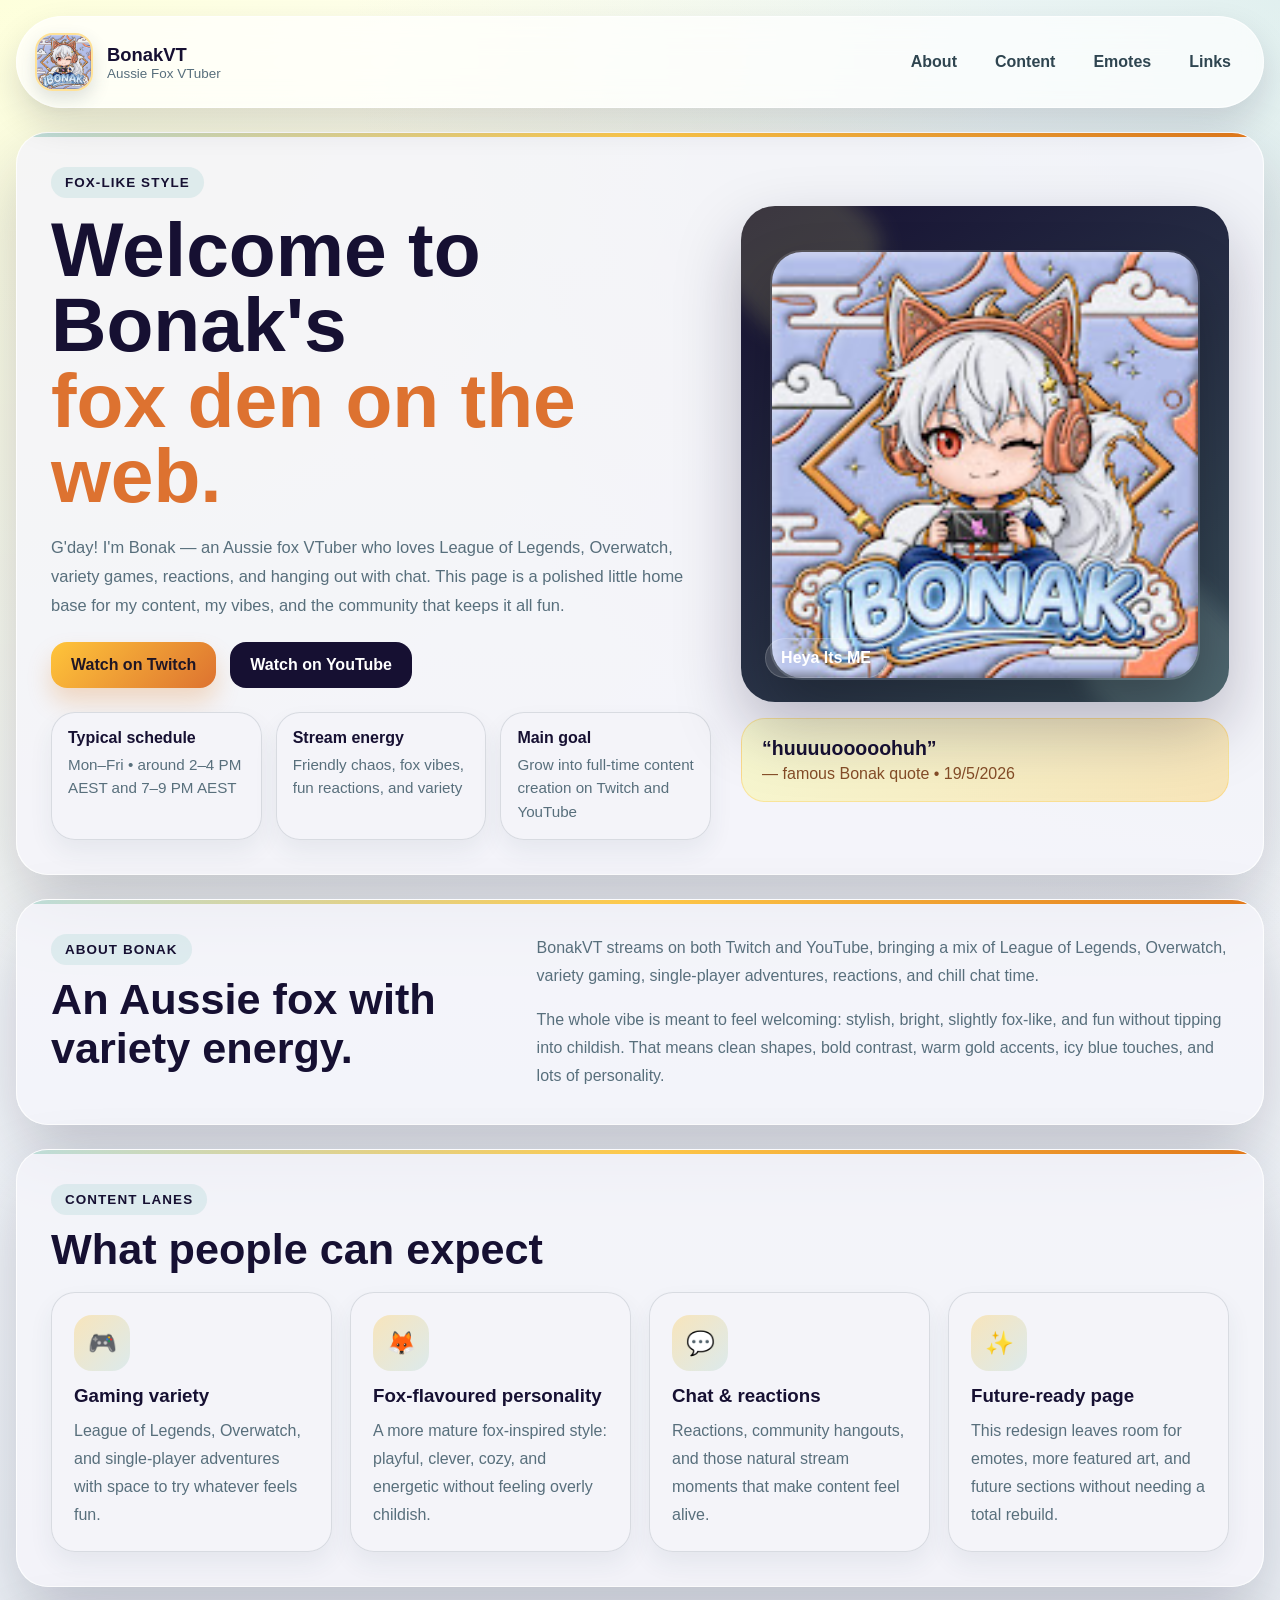
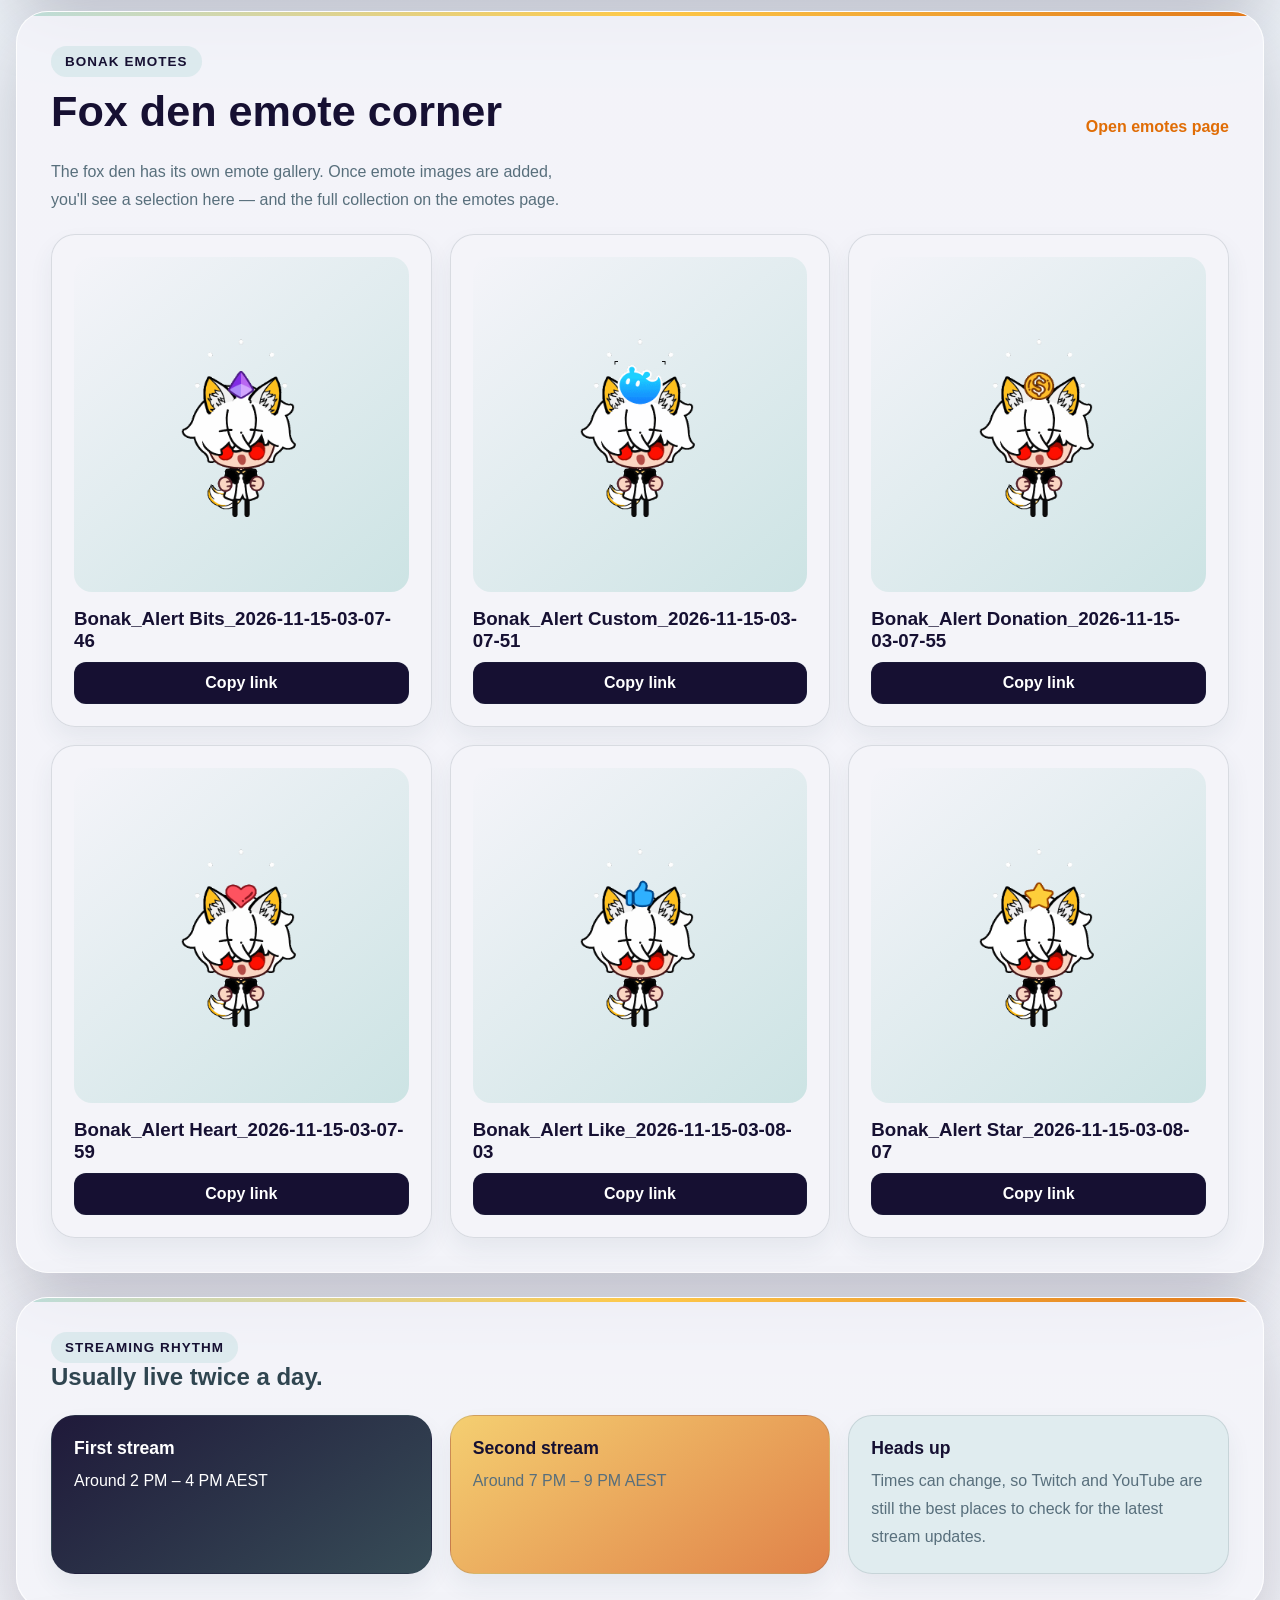
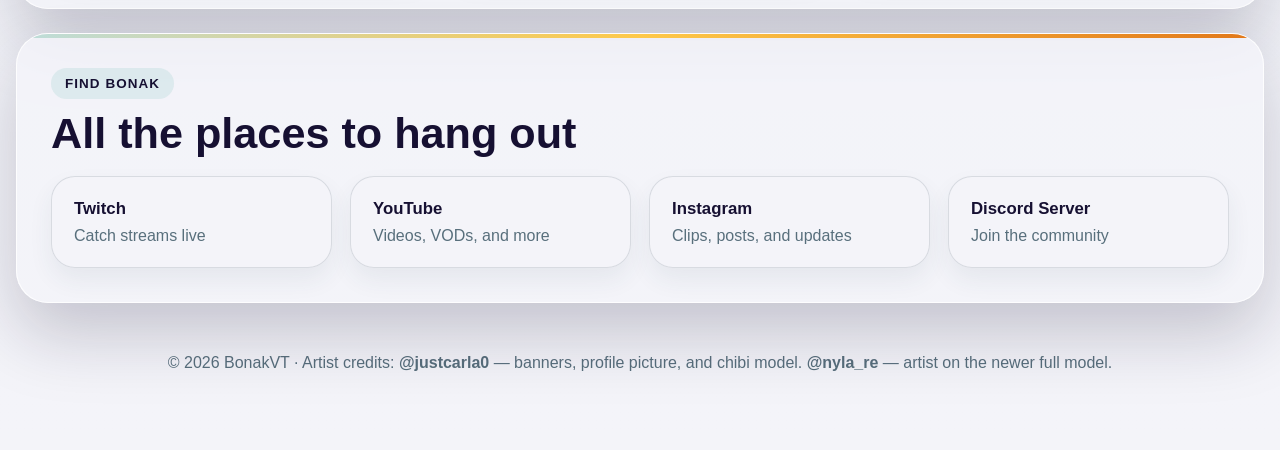
<file: index.html>
<!DOCTYPE html>
<html lang="en">
<head>
  <meta charset="UTF-8">
  <meta name="viewport" content="width=device-width, initial-scale=1.0">
  <title>BonakVT | Aussie Fox VTuber</title>
  <meta name="description" content="BonakVT is an Aussie fox VTuber bringing variety games, livestream chaos, chill chats, and unforgettable vibes across Twitch and YouTube.">
  <meta property="og:title" content="BonakVT 🦊 | Aussie Fox VTuber">
  <meta property="og:description" content="Variety streams, fun chaos, fox vibes, and a clean new home for BonakVT.">
  <meta property="og:image" content="https://bonakvt.creatorpromote.com/pic/pfp.jpg">
  <meta property="og:url" content="https://bonakvt.creatorpromote.com">
  <meta property="og:type" content="website">
  <meta name="twitter:card" content="summary_large_image">
  <meta name="twitter:title" content="BonakVT 🦊 | Aussie Fox VTuber">
  <meta name="twitter:description" content="Step into BonakVT's fox den for variety streams, fun chaos, and community vibes.">
  <meta name="twitter:image" content="https://bonakvt.creatorpromote.com/pic/pfp.jpg">
  <link rel="icon" href="pic/pfp.jpg" type="image/jpeg">
  <link rel="shortcut icon" href="pic/pfp.jpg">
  <link rel="apple-touch-icon" href="pic/pfp.jpg">
  <link rel="stylesheet" href="css/index.css">
</head>
<body>
  <div class="site-shell">
    <header class="topbar">
      <a class="brand" href="#top" aria-label="BonakVT home">
        <img src="pic/pfp.jpg" alt="BonakVT profile picture" class="brand-avatar">
        <div>
          <span class="brand-name">BonakVT</span>
          <span class="brand-sub">Aussie Fox VTuber</span>
        </div>
      </a>

      <button class="nav-toggle" aria-expanded="false" aria-label="Open menu">
        <span></span><span></span><span></span>
      </button>

      <nav class="nav-menu">
        <a href="#about">About</a>
        <a href="#content">Content</a>
        <a href="https://bonakvt.creatorpromote.com/emotes" target="_blank">Emotes</a>
        <a href="#links">Links</a>
      </nav>
    </header>

    <main id="top">
      <section class="hero panel hero-panel">
        <div class="hero-copy">
          <span class="eyebrow">Fox-like style</span>
          <h1>Welcome to Bonak's<br><span>fox den on the web.</span></h1>
          <p class="hero-text">
            G'day! I'm Bonak — an Aussie fox VTuber who loves League of Legends, Overwatch, variety games,
            reactions, and hanging out with chat. This page is a polished little home base for my content,
            my vibes, and the community that keeps it all fun.
          </p>

          <div class="hero-actions">
            <a href="https://www.twitch.tv/bonakvt" target="_blank" rel="noopener noreferrer" class="btn btn-primary">Watch on Twitch</a>
            <a href="https://www.youtube.com/@Bonakvtuber" target="_blank" rel="noopener noreferrer" class="btn btn-secondary">Watch on YouTube</a>
          </div>

          <div class="hero-meta">
            <article class="meta-card">
              <strong>Typical schedule</strong>
              <span>Mon–Fri • around 2–4 PM AEST and 7–9 PM AEST</span>
            </article>
            <article class="meta-card">
              <strong>Stream energy</strong>
              <span>Friendly chaos, fox vibes, fun reactions, and variety</span>
            </article>
            <article class="meta-card">
              <strong>Main goal</strong>
              <span>Grow into full-time content creation on Twitch and YouTube</span>
            </article>
          </div>
        </div>

        <div class="hero-visual">
          <div class="visual-card">
            <div class="visual-glow"></div>
            <img src="pic/pfp.jpg" alt="BonakVT fox VTuber avatar" class="hero-avatar">
            <div class="visual-badge">Heya Its ME</div>
          </div>
          <div class="quote-box">
            <p>“huuuuooooohuh”</p>
            <span>— famous Bonak quote • 19/5/2026</span>
          </div>
        </div>
      </section>

      <section id="about" class="panel split-panel">
        <div>
          <span class="section-kicker">About Bonak</span>
          <h2>An Aussie fox with variety energy.</h2>
        </div>
        <div class="copy-stack">
          <p>
            BonakVT streams on both Twitch and YouTube, bringing a mix of League of Legends,
            Overwatch, variety gaming, single-player adventures, reactions, and chill chat time.
          </p>
          <p>
            The whole vibe is meant to feel welcoming: stylish, bright, slightly fox-like,
            and fun without tipping into childish. That means clean shapes, bold contrast,
            warm gold accents, icy blue touches, and lots of personality.
          </p>
        </div>
      </section>



      <section id="content" class="panel">
        <div class="panel-heading compact-gap">
          <div>
            <span class="section-kicker">Content lanes</span>
            <h2>What people can expect</h2>
          </div>
        </div>
        <div class="content-grid">
          <article class="content-card">
            <div class="content-icon">🎮</div>
            <h3>Gaming variety</h3>
            <p>League of Legends, Overwatch, and single-player adventures with space to try whatever feels fun.</p>
          </article>
          <article class="content-card">
            <div class="content-icon">🦊</div>
            <h3>Fox-flavoured personality</h3>
            <p>A more mature fox-inspired style: playful, clever, cozy, and energetic without feeling overly childish.</p>
          </article>
          <article class="content-card">
            <div class="content-icon">💬</div>
            <h3>Chat & reactions</h3>
            <p>Reactions, community hangouts, and those natural stream moments that make content feel alive.</p>
          </article>
          <article class="content-card">
            <div class="content-icon">✨</div>
            <h3>Future-ready page</h3>
            <p>This redesign leaves room for emotes, more featured art, and future sections without needing a total rebuild.</p>
          </article>
        </div>
      </section>

      <section id="emotes" class="panel emote-panel">
        <div class="panel-heading">
          <div>
            <span class="section-kicker">Bonak emotes</span>
            <h2>Fox den emote corner</h2>
          </div>
          <a href="emotes.html" class="text-link">Open emotes page</a>
        </div>
        <p class="section-note left-align">
          The fox den has its own emote gallery. Once emote images are added, you'll see a selection here — and the full collection on the emotes page.
        </p>
        <div id="homepage-emote-gallery" class="emote-grid"></div>
      </section>

      <section class="panel schedule-panel">
        <div>
          <span class="section-kicker">Streaming rhythm</span>
          <h2>Usually live twice a day.</h2>
        </div>
        <div class="schedule-grid">
          <div class="schedule-card dark">
            <strong>First stream</strong>
            <span>Around 2 PM – 4 PM AEST</span>
          </div>
          <div class="schedule-card warm">
            <strong>Second stream</strong>
            <span>Around 7 PM – 9 PM AEST</span>
          </div>
          <div class="schedule-card light">
            <strong>Heads up</strong>
            <span>Times can change, so Twitch and YouTube are still the best places to check for the latest stream updates.</span>
          </div>
        </div>
      </section>

      <section id="links" class="panel links-panel">
        <div class="panel-heading compact-gap">
          <div>
            <span class="section-kicker">Find Bonak</span>
            <h2>All the places to hang out</h2>
          </div>
        </div>
        <div class="link-buttons">
          <a href="https://www.twitch.tv/bonakvt" target="_blank" rel="noopener noreferrer" class="link-card">
            <strong>Twitch</strong>
            <span>Catch streams live</span>
          </a>
          <a href="https://www.youtube.com/@Bonakvtuber" target="_blank" rel="noopener noreferrer" class="link-card">
            <strong>YouTube</strong>
            <span>Videos, VODs, and more</span>
          </a>
          <a href="https://www.instagram.com/bonak_vtuber/" target="_blank" rel="noopener noreferrer" class="link-card">
            <strong>Instagram</strong>
            <span>Clips, posts, and updates</span>
          </a>
          <a href="https://discord.gg/Z7ck9hPsJz" target="_blank" rel="noopener noreferrer" class="link-card">
            <strong>Discord Server</strong>
            <span>Join the community</span>
          </a>
        </div>
      </section>
    </main>

    <footer class="footer">
      <p>
        © <span id="year"></span> BonakVT · Artist credits: <strong>@justcarla0</strong> — banners, profile picture, and chibi model.
        <strong>@nyla_re</strong> — artist on the newer full model.
      </p>
    </footer>
  </div>

  <script src="js/index.js"></script>
  <script src="js/emotes.js" defer></script>
</body>
</html>
</file>
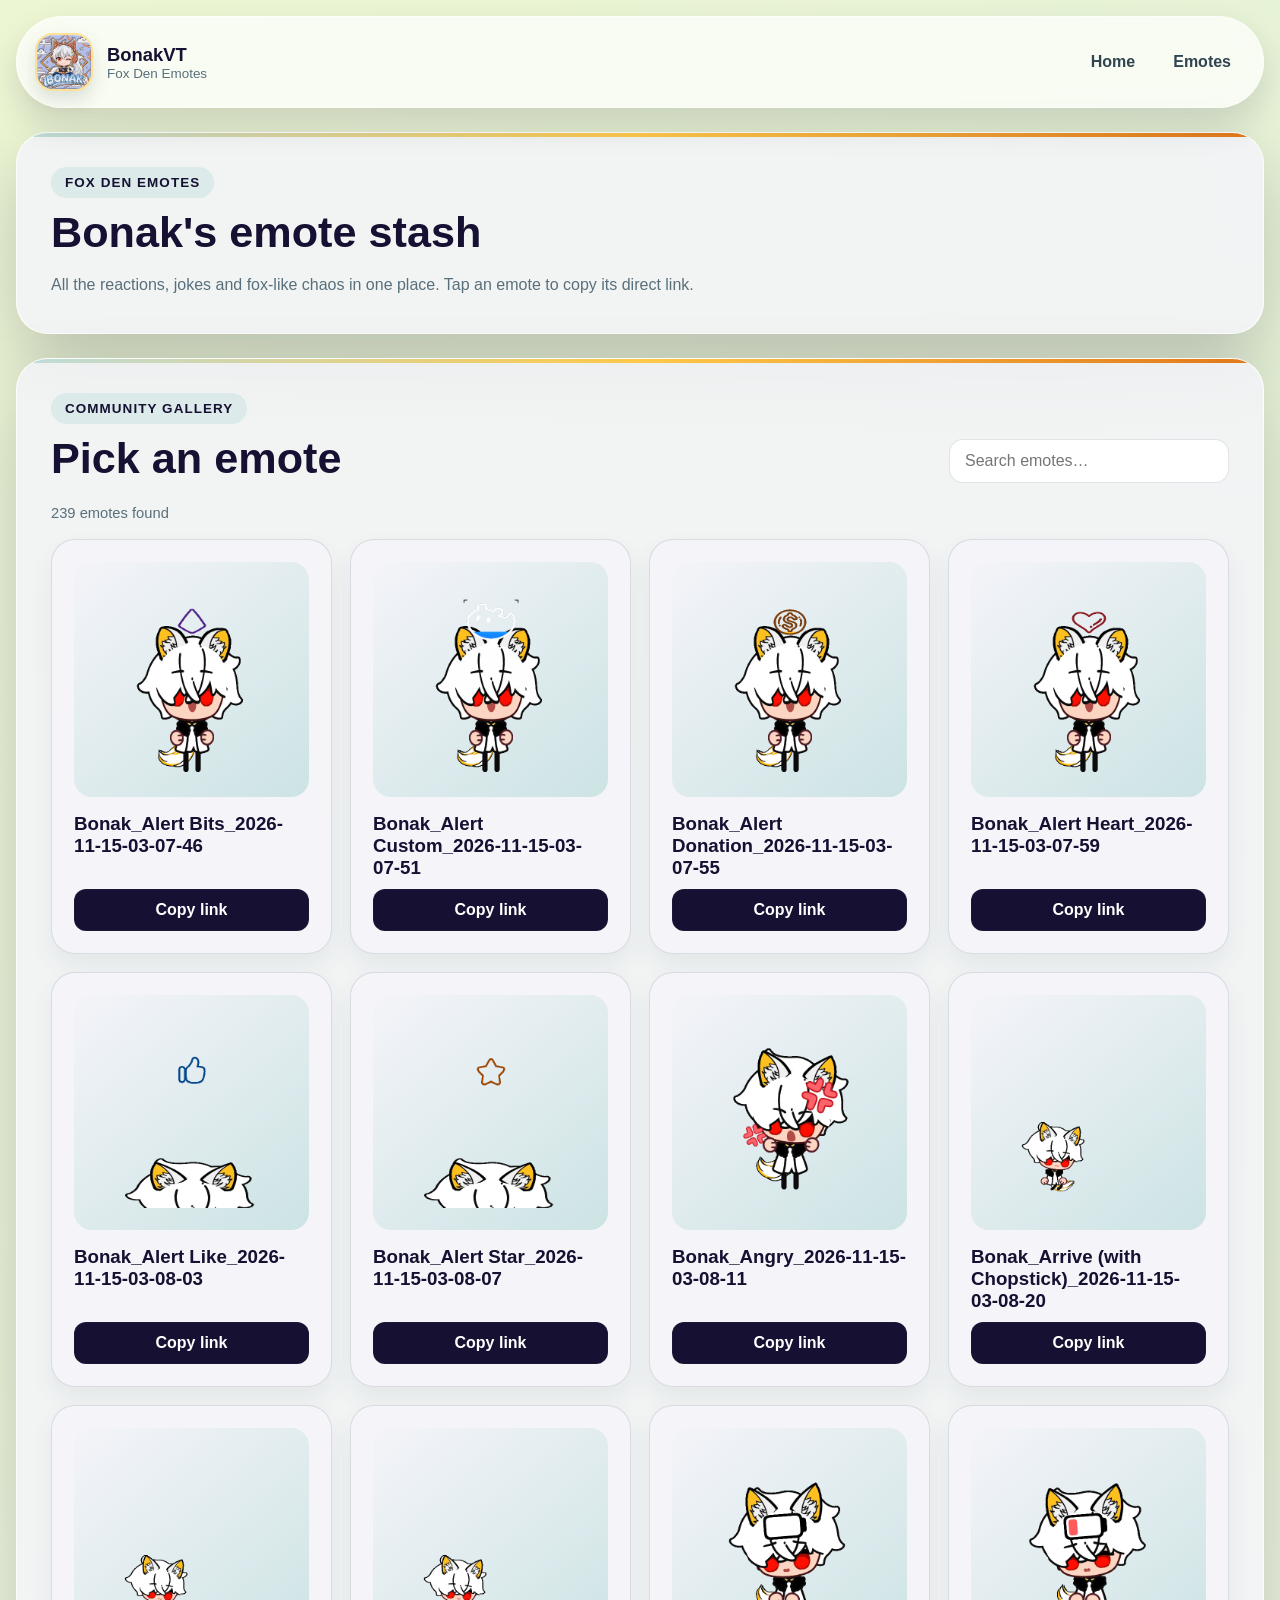
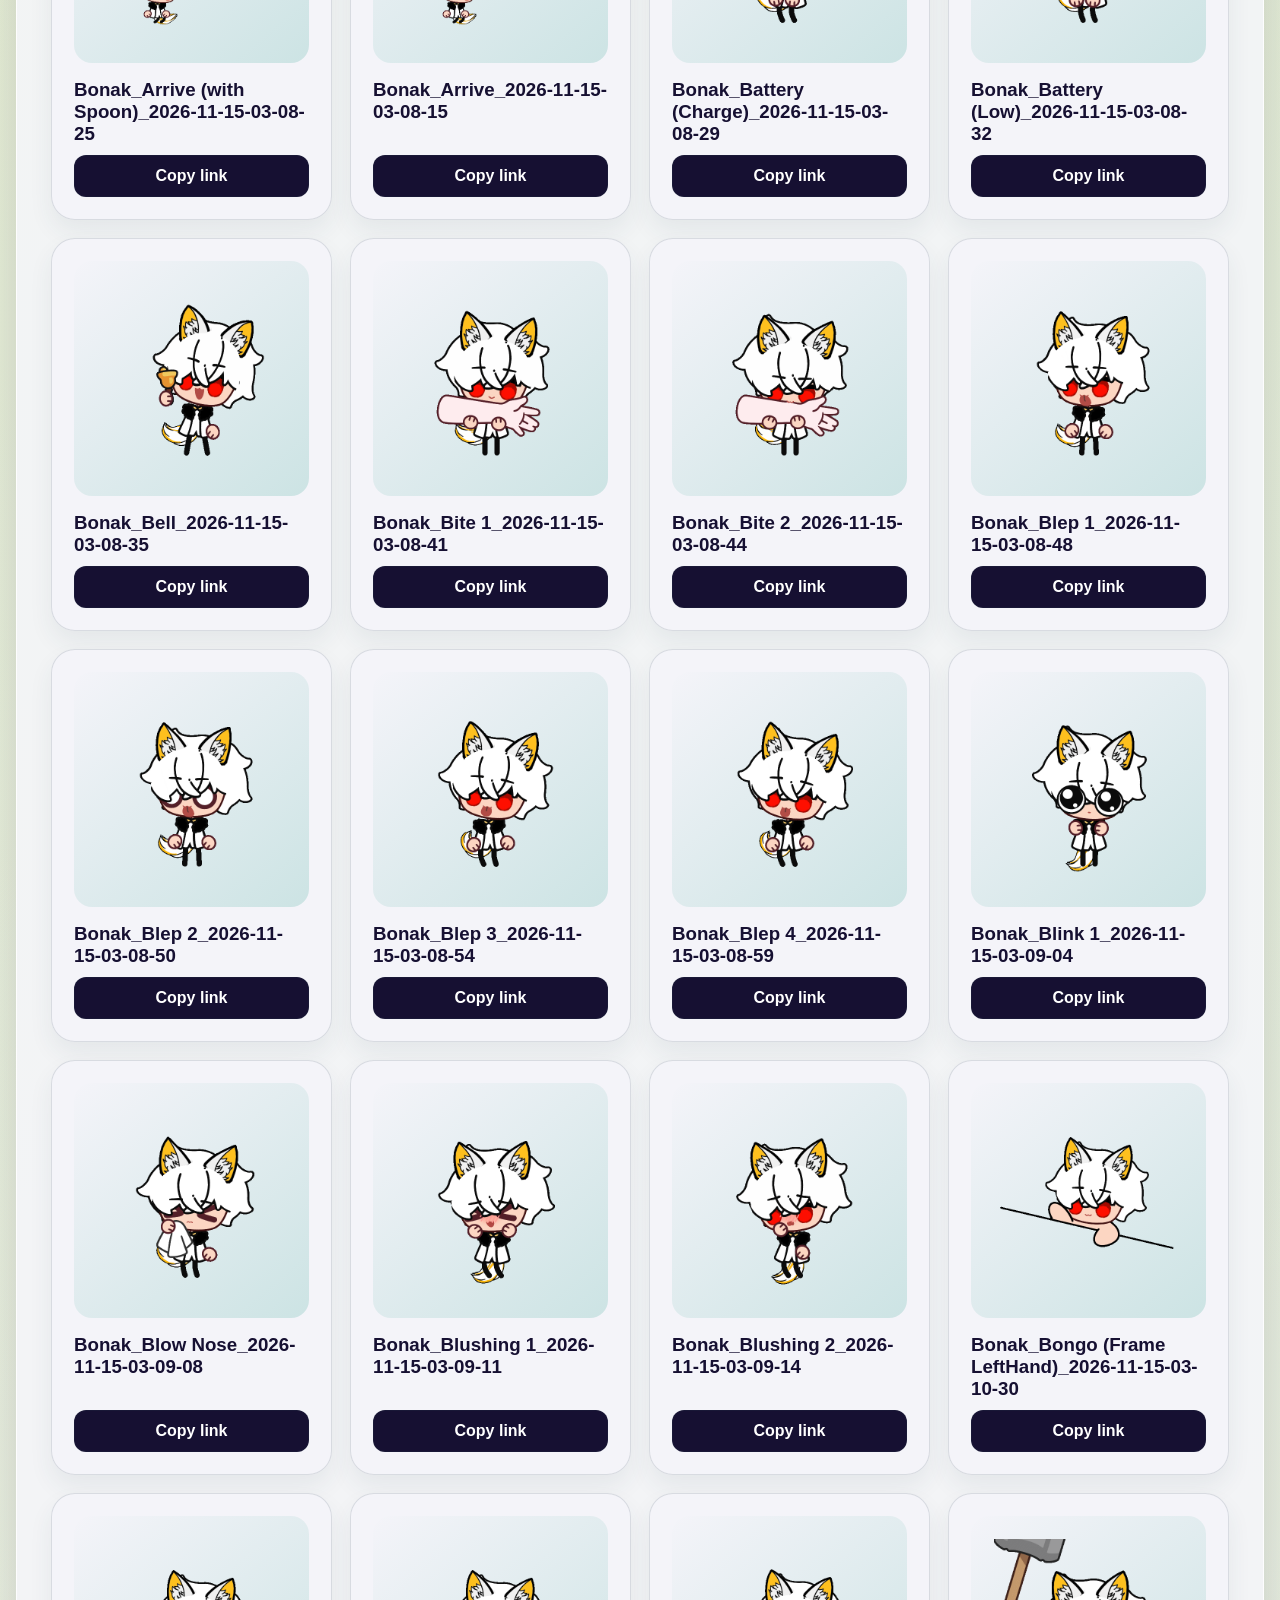
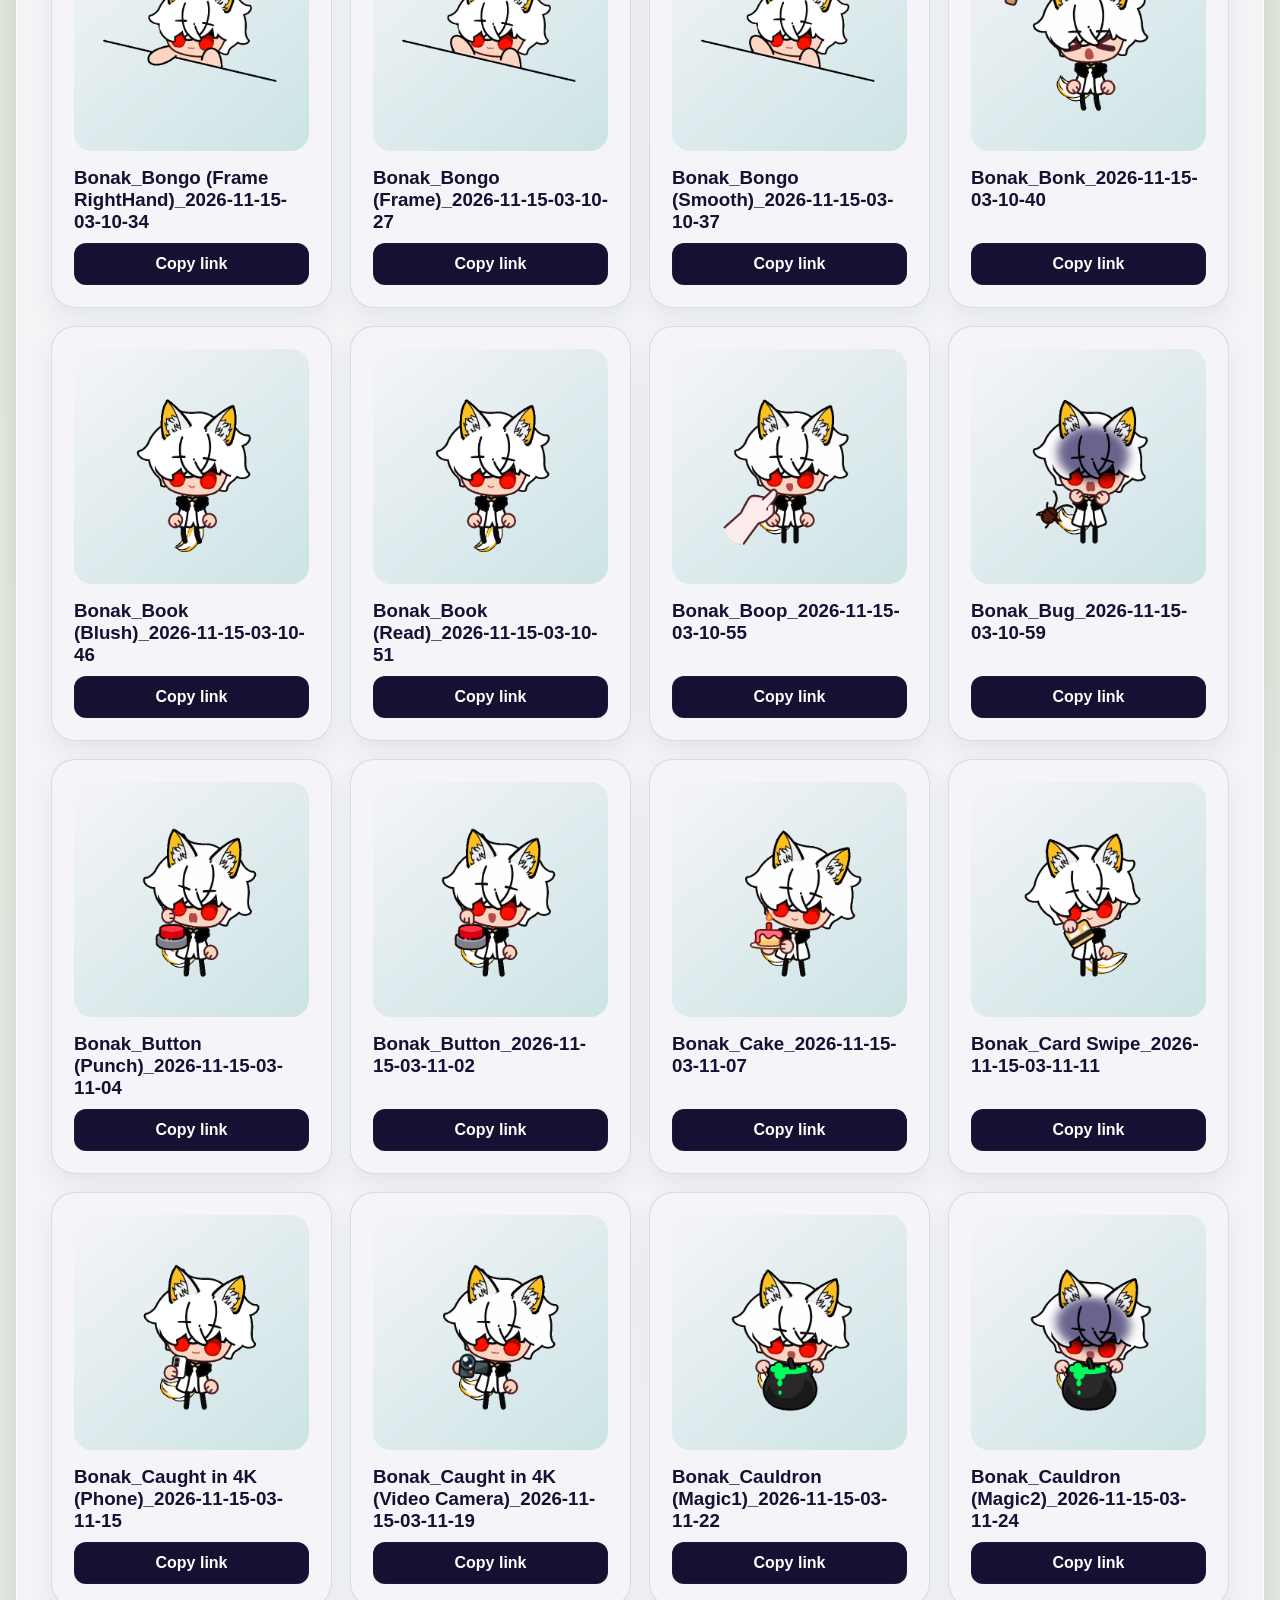
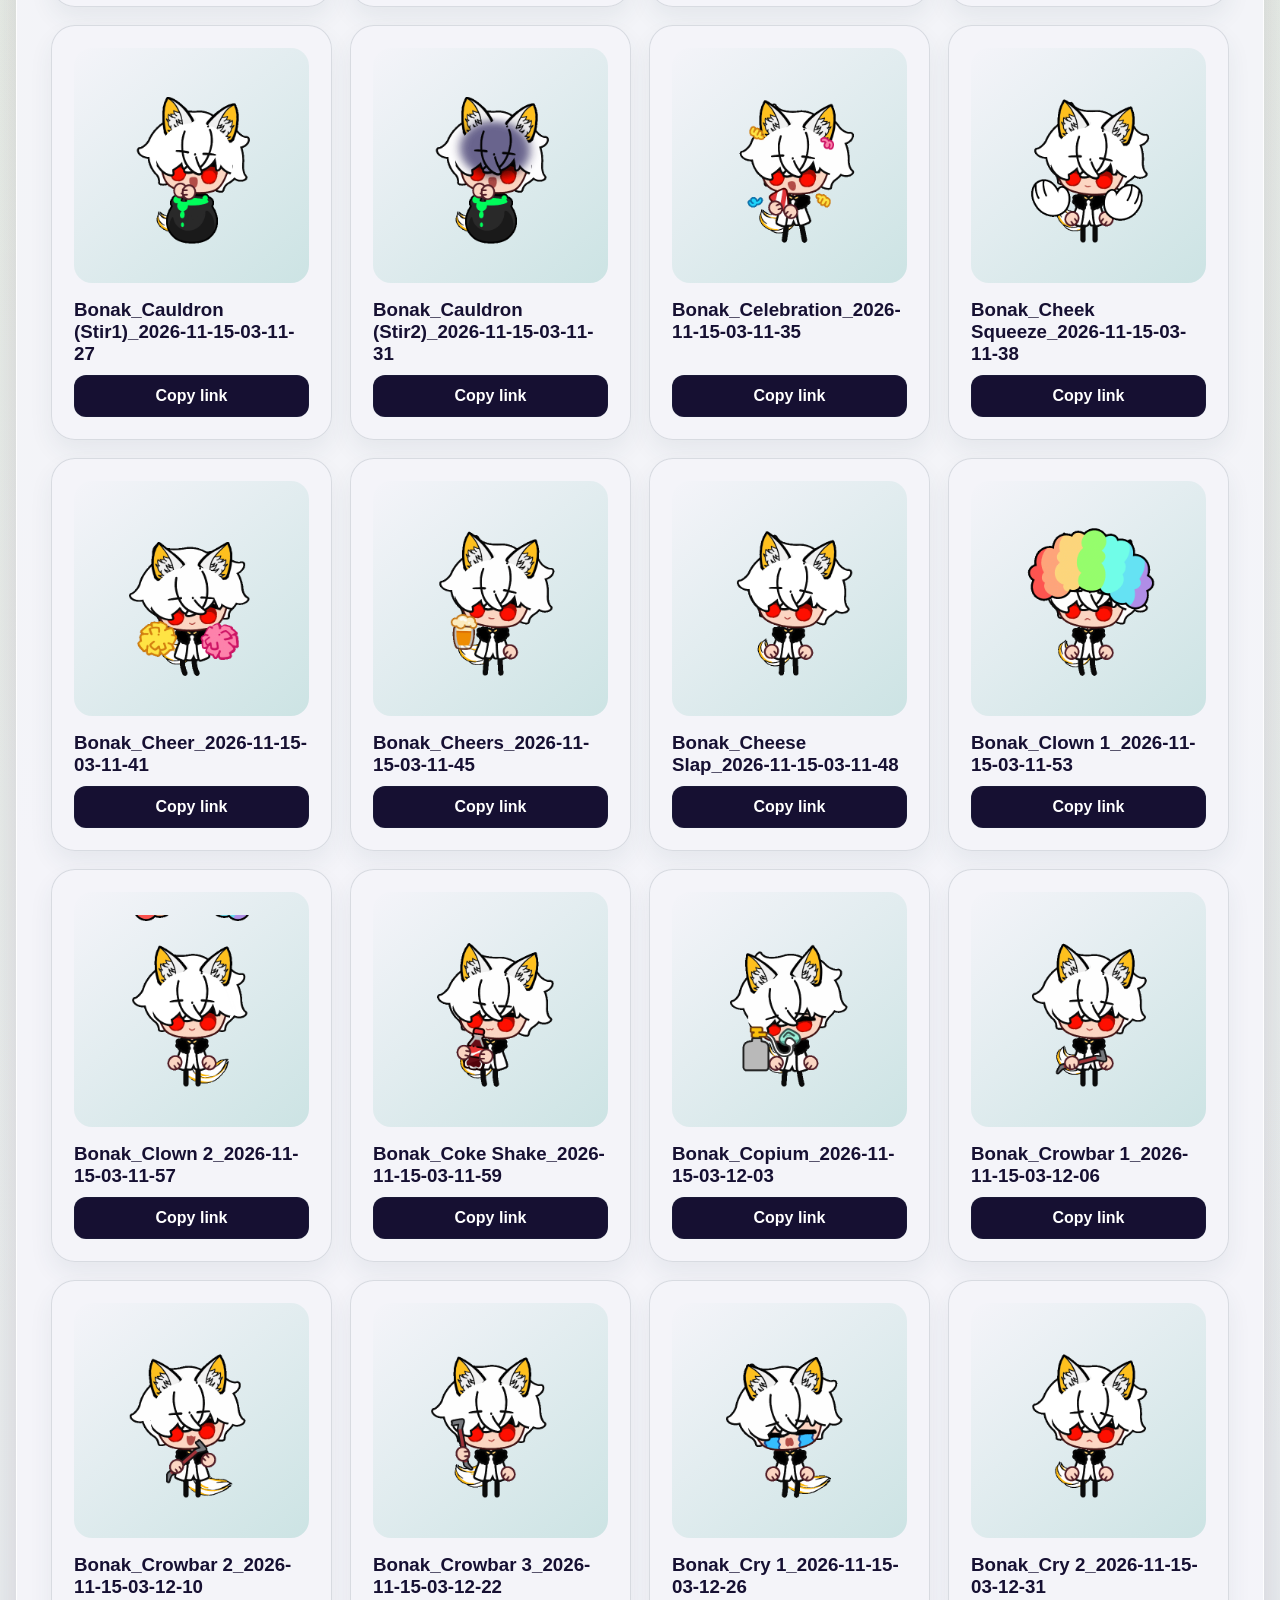
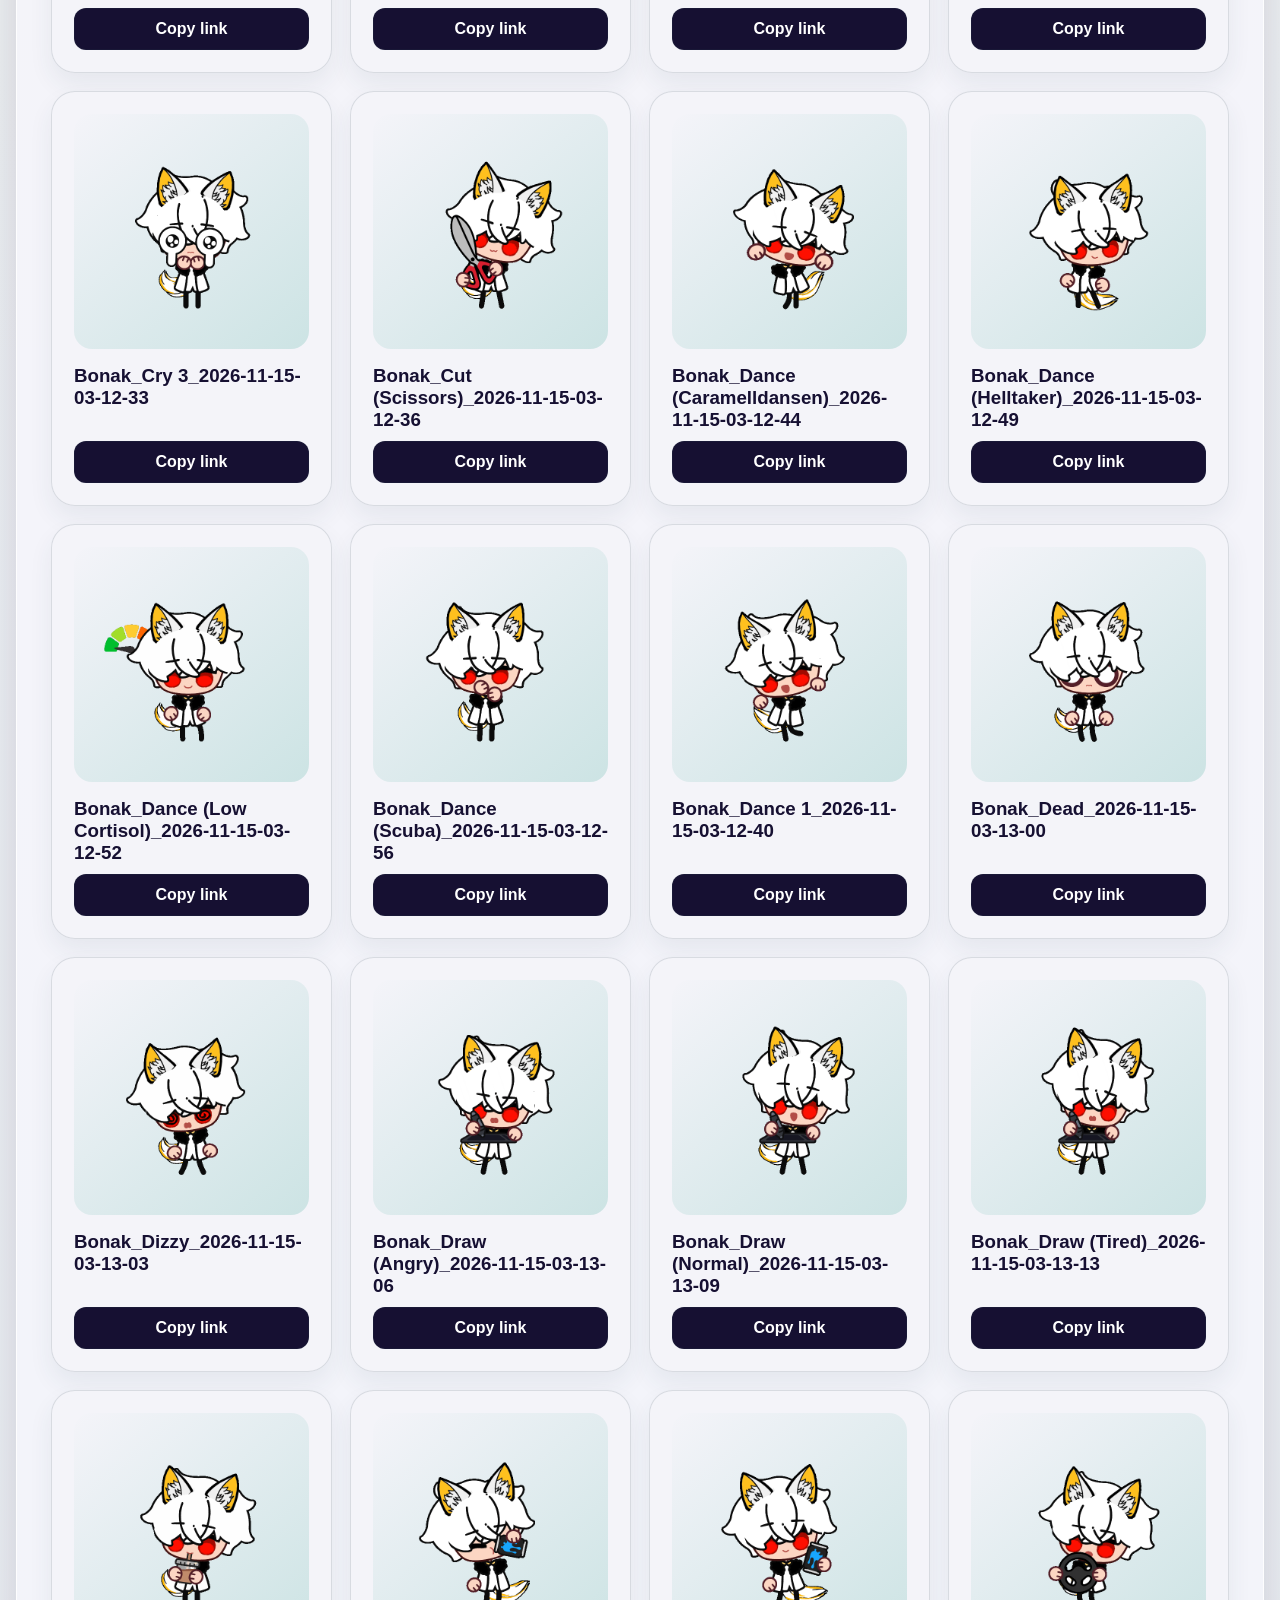
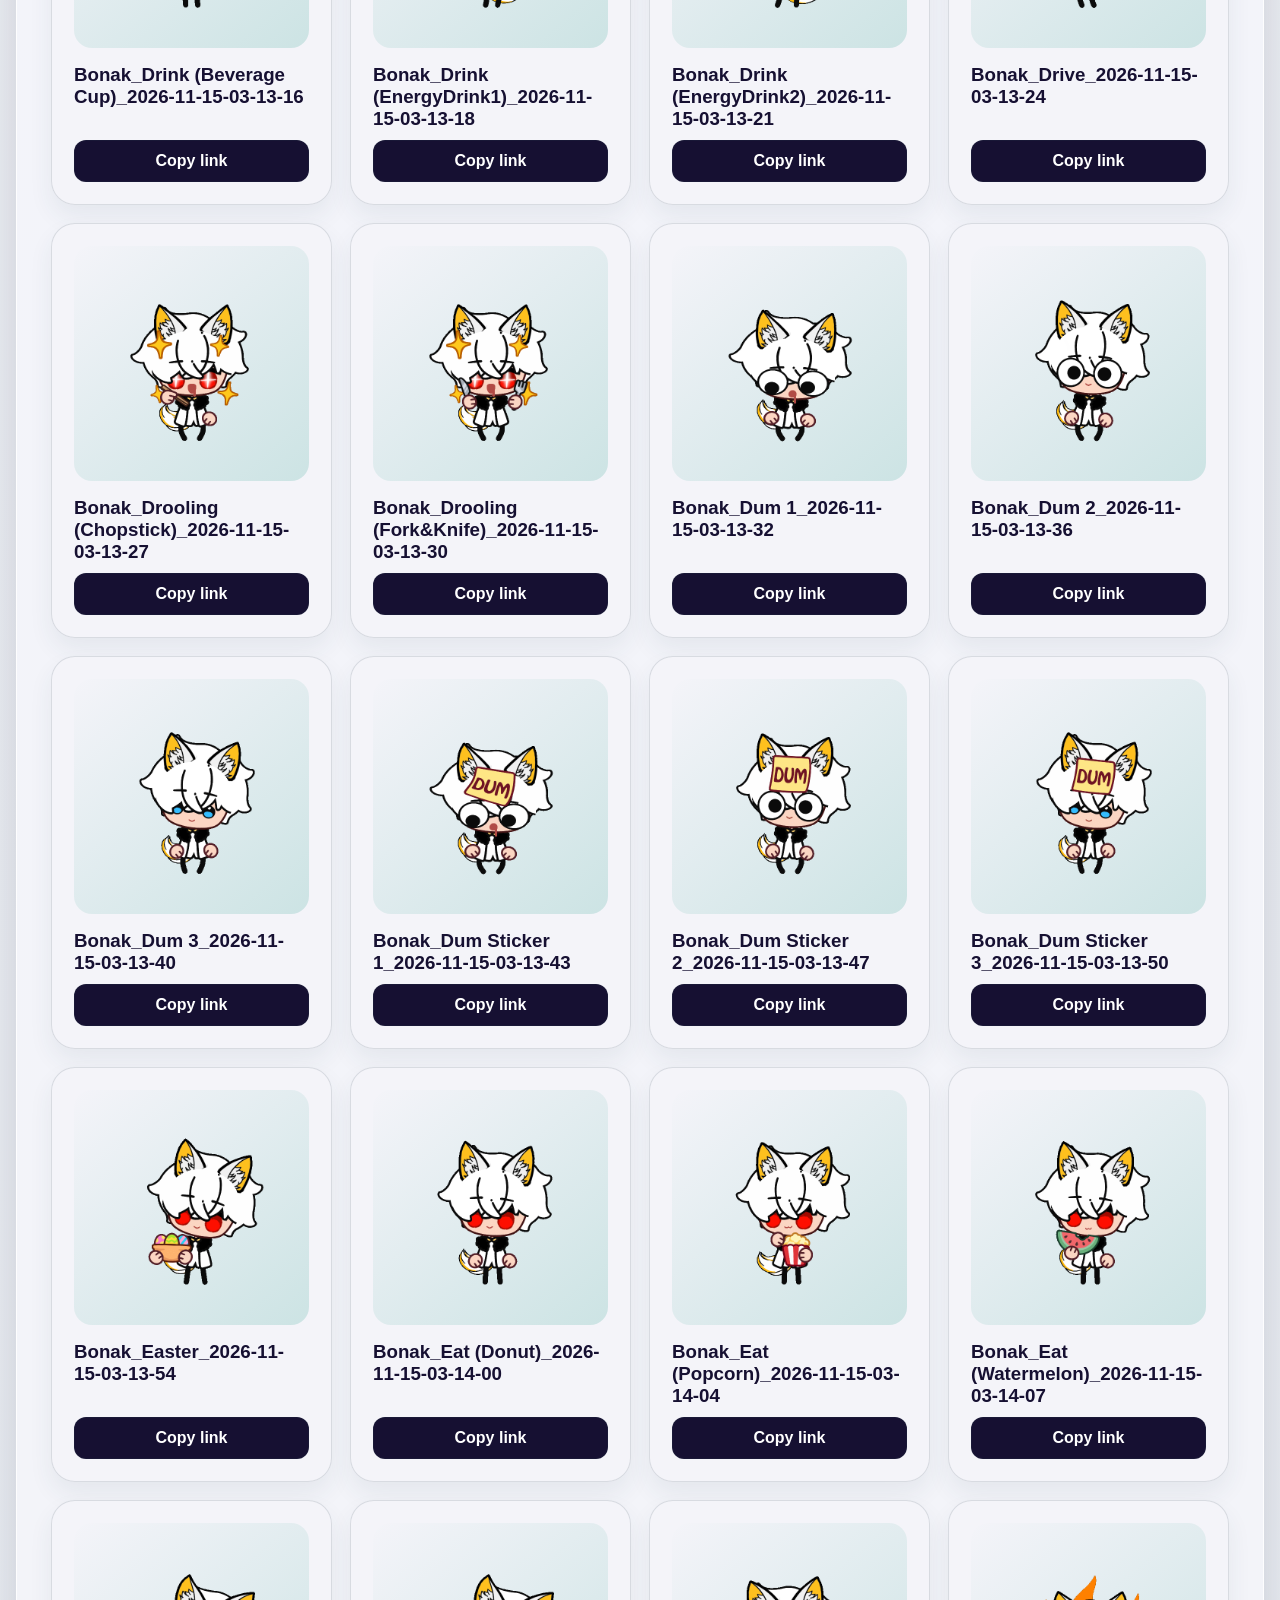
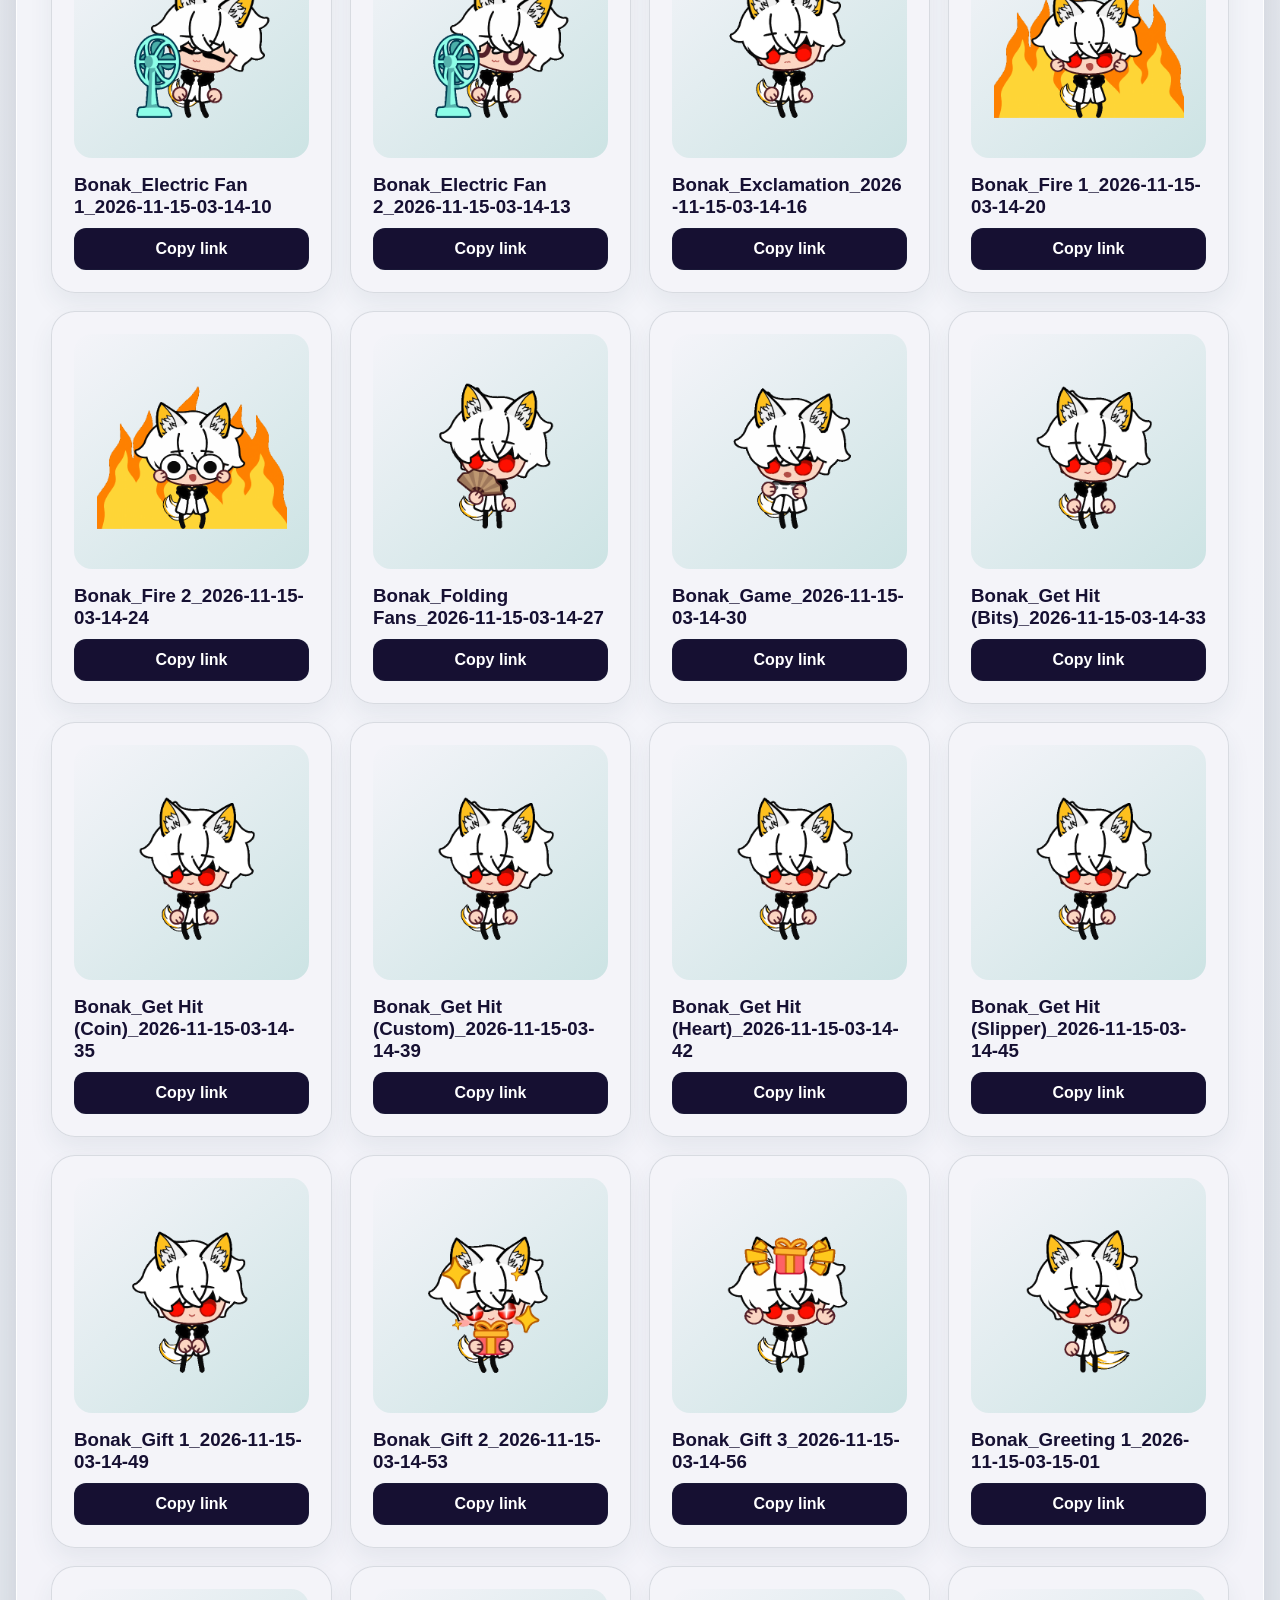
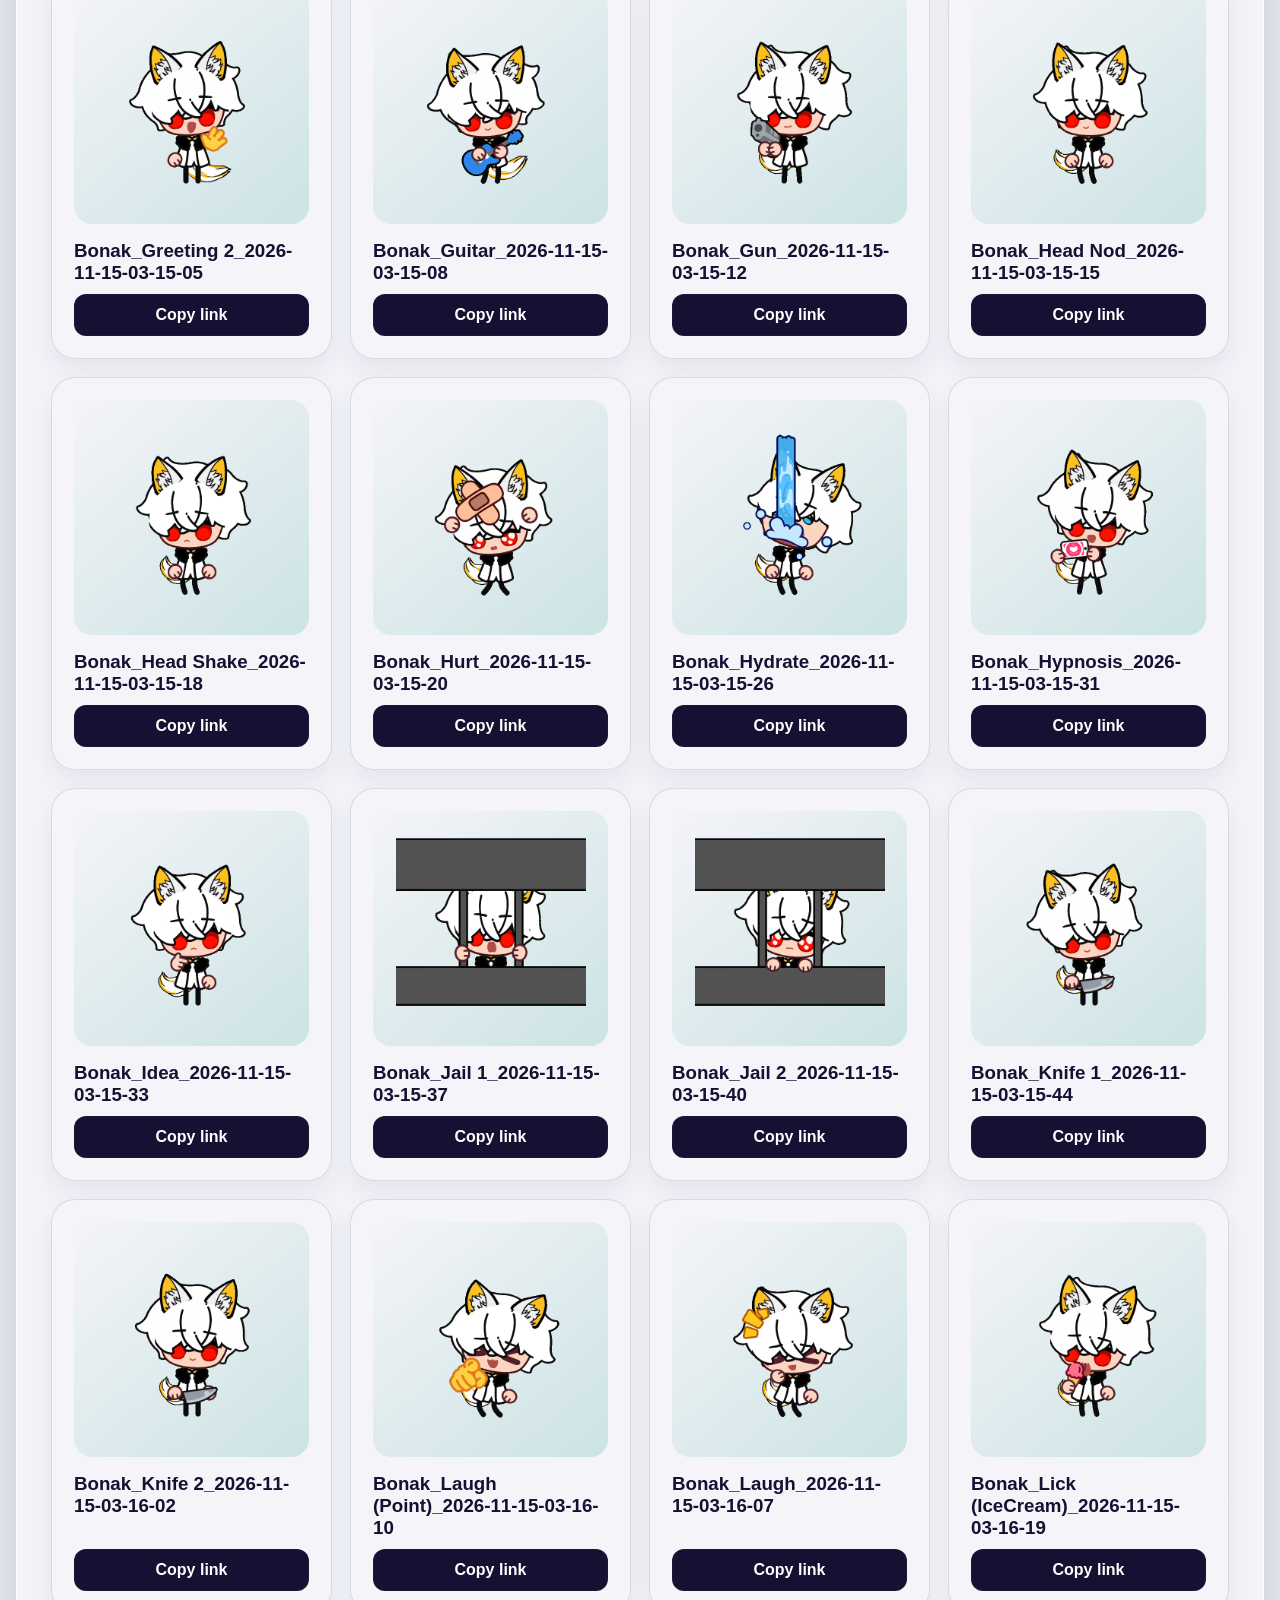
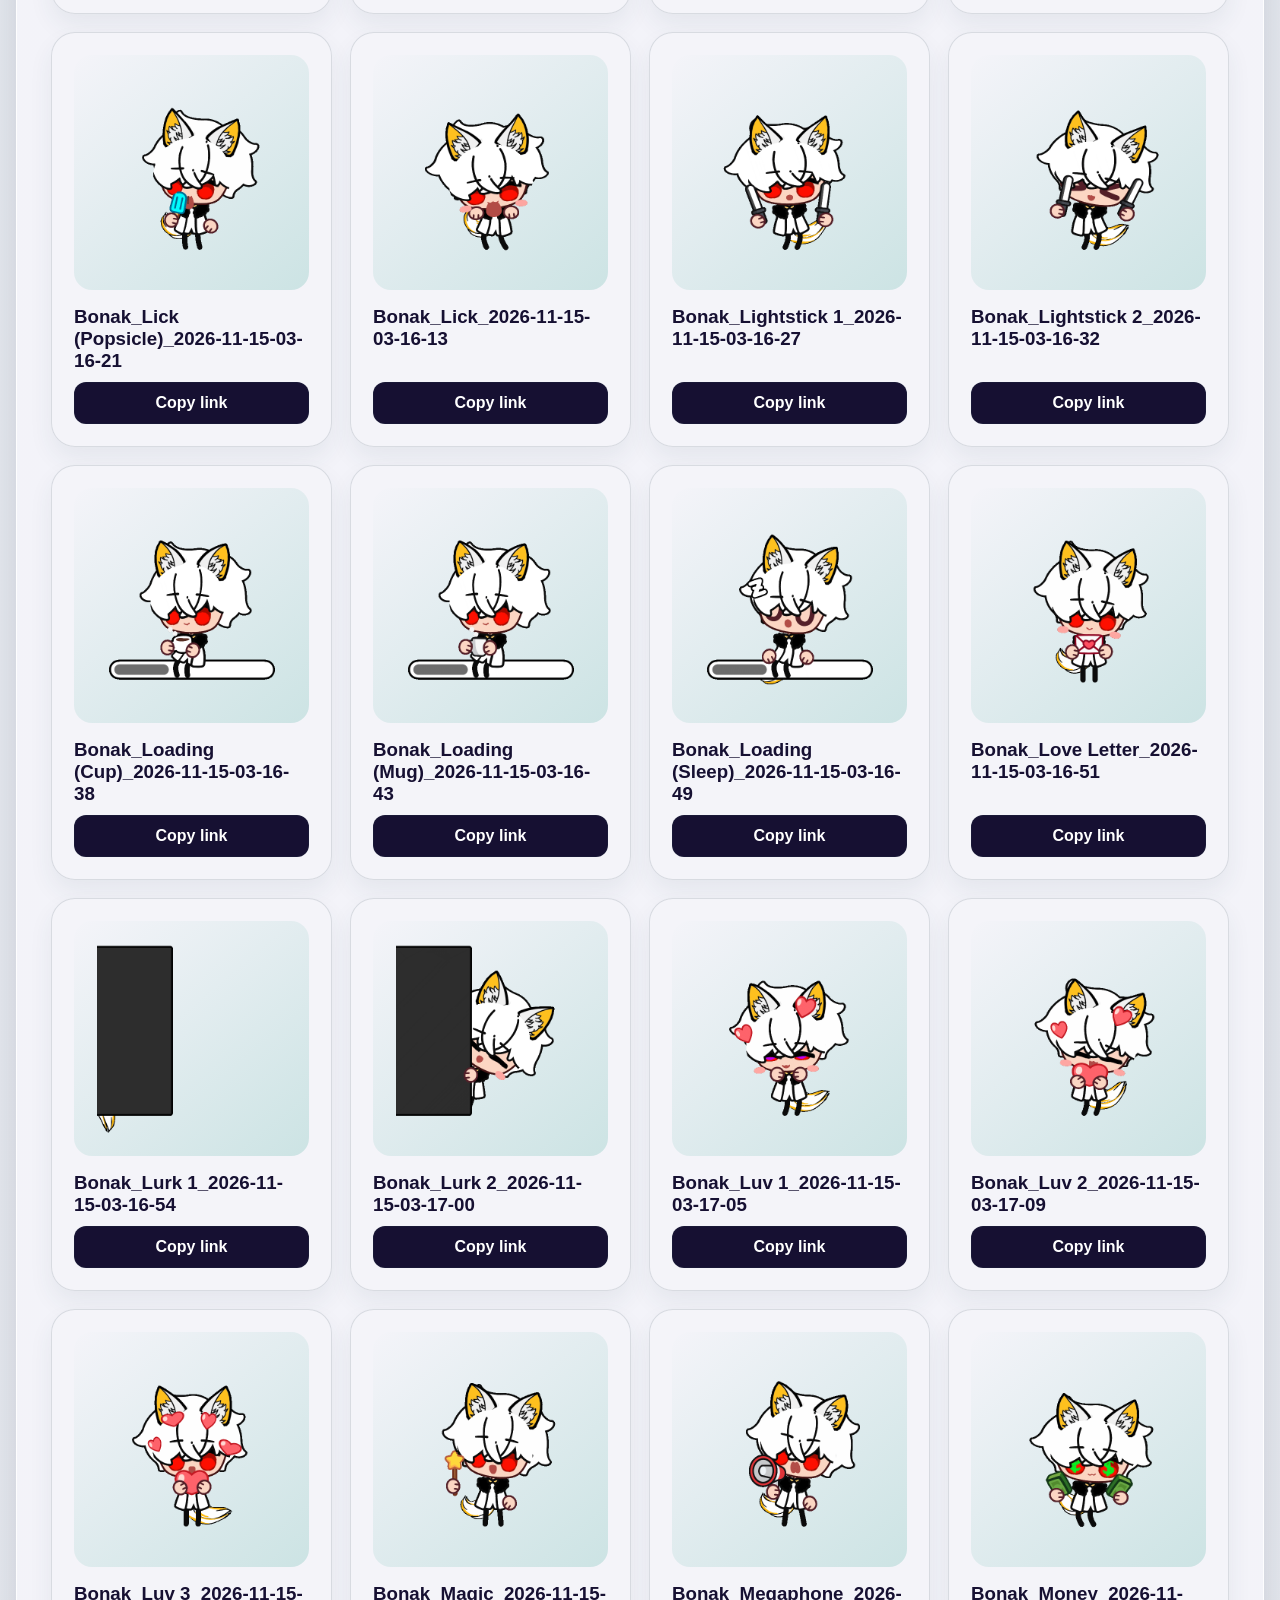
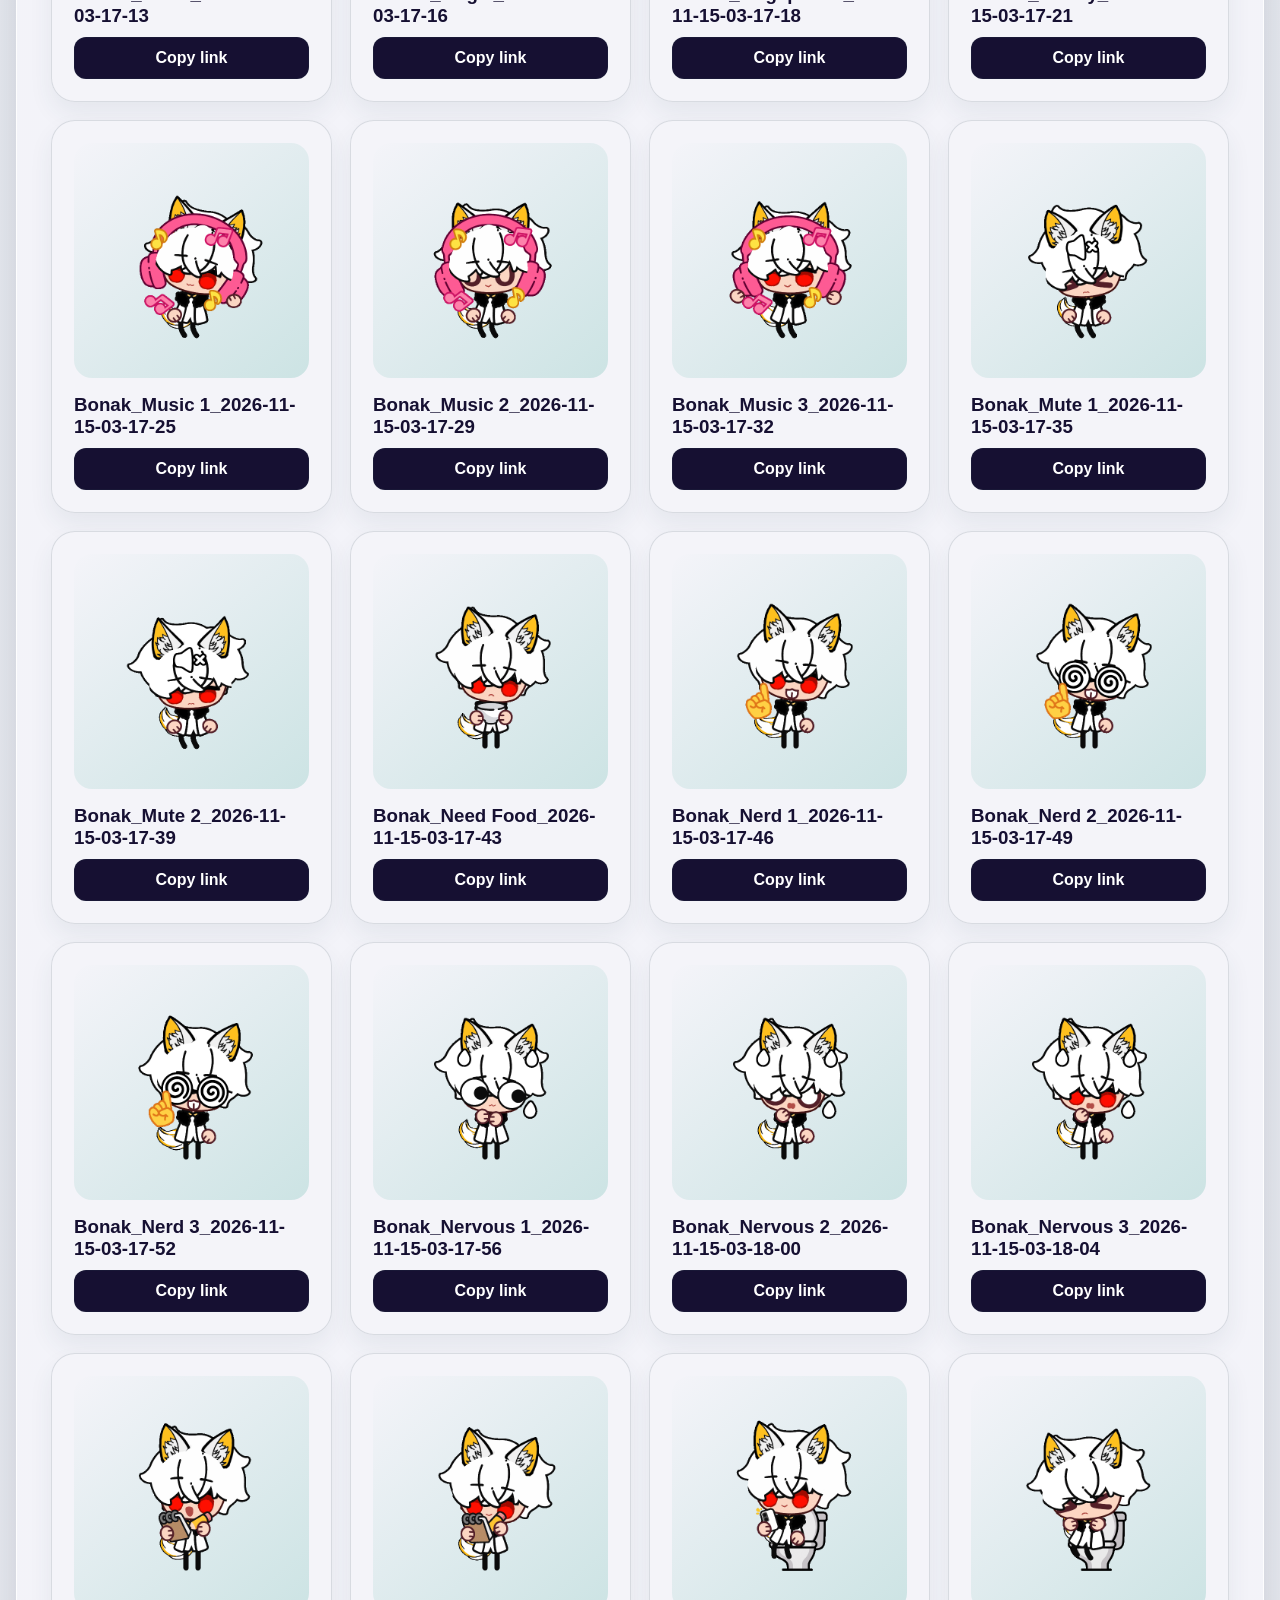
<file: emotes.html>
<!DOCTYPE html>
<html lang="en">
<head>
  <meta charset="UTF-8">
  <meta name="viewport" content="width=device-width, initial-scale=1.0">
  <title>BonakVT Emotes | Fox Den Gallery</title>
  <meta name="description" content="Browse and share BonakVT emotes from the fox den. Animated GIF, PNG and WebP emotes, with direct copy links.">
  <link rel="icon" href="pic/pfp.jpg" type="image/jpeg">
  <link rel="stylesheet" href="css/index.css">
  <script src="js/emotes.js" defer></script>
</head>
<body>
  <div class="site-shell simple-page">
    <header class="topbar">
      <a class="brand" href="index.html" aria-label="Return to BonakVT home">
        <img src="pic/pfp.jpg" alt="BonakVT profile picture" class="brand-avatar">
        <div><span class="brand-name">BonakVT</span><span class="brand-sub">Fox Den Emotes</span></div>
      </a>
      <nav class="nav-menu always-open"><a href="index.html">Home</a><a href="#emote-gallery">Emotes</a></nav>
    </header>
    <main>
      <section class="panel hero-mini">
        <span class="section-kicker">Fox den emotes</span>
        <h1>Bonak's emote stash</h1>
        <p>All the reactions, jokes and fox-like chaos in one place. Tap an emote to copy its direct link.</p>
      </section>
      <section id="emote-gallery" class="panel emote-panel">
        <div class="panel-heading">
          <div><span class="section-kicker">Community gallery</span><h2>Pick an emote</h2></div>
          <label class="emote-search-wrap"><span class="sr-only">Search emotes</span><input id="emote-search" type="search" placeholder="Search emotes…" autocomplete="off"></label>
        </div>
        <p id="emote-status" class="emote-status" role="status" aria-live="polite">Loading emotes…</p>
        <div id="emote-gallery-grid" class="emote-grid large-grid"></div>
      </section>
    </main>
    <footer class="footer"><p>BonakVT • Emotes belong to their respective creators. See the homepage for artist credits.</p></footer>
  </div>
</body>
</html>
</file>
<file: css/index.css>
:root {
  --bg-deep: #161032;
  --bg-soft: #f4f4f9;
  --panel: rgba(244, 244, 249, 0.84);
  --panel-strong: rgba(244, 244, 249, 0.95);
  --ink: #2f4550;
  --ink-soft: #586f7c;
  --sky: #b8dbd9;
  --gold: #ffc53a;
  --gold-soft: #faff81;
  --orange: #e06d06;
  --fox: #dd7230;
  --brown: #854d27;
  --line: rgba(47, 69, 80, 0.14);
  --shadow-lg: 0 30px 70px rgba(22, 16, 50, 0.22);
  --shadow-md: 0 16px 34px rgba(22, 16, 50, 0.14);
  --radius-xl: 32px;
  --radius-lg: 24px;
  --radius-md: 18px;
  --max: 1180px;
}

* { box-sizing: border-box; margin: 0; padding: 0; }
html { scroll-behavior: smooth; }
body {
  font-family: Inter, "Segoe UI", Roboto, Arial, sans-serif;
  color: var(--ink);
  min-height: 100vh;
  background:
    radial-gradient(circle at top left, rgba(250, 255, 129, 0.28), transparent 26%),
    radial-gradient(circle at top right, rgba(184, 219, 217, 0.42), transparent 24%),
    linear-gradient(180deg, #ffffff 0%, #eef3f8 42%, #f4f4f9 100%);
}

a { color: inherit; }
img { max-width: 100%; display: block; }
.site-shell { width: min(calc(100% - 32px), 1260px); margin: 0 auto; }

.topbar {
  position: sticky;
  top: 16px;
  z-index: 20;
  margin: 16px auto 24px;
  padding: 16px 18px;
  display: flex;
  align-items: center;
  justify-content: space-between;
  gap: 16px;
  background: rgba(255, 255, 255, 0.7);
  backdrop-filter: blur(16px);
  border: 1px solid rgba(255,255,255,0.7);
  box-shadow: var(--shadow-md);
  border-radius: 999px;
}
.brand {
  display: flex;
  align-items: center;
  gap: 14px;
  text-decoration: none;
}
.brand-avatar {
  width: 58px;
  height: 58px;
  border-radius: 18px;
  object-fit: cover;
  border: 2px solid rgba(255, 197, 58, 0.5);
  box-shadow: 0 8px 18px rgba(47,69,80,0.16);
}
.brand-name, .brand-sub { display: block; }
.brand-name { font-size: 1.15rem; font-weight: 800; color: var(--bg-deep); }
.brand-sub { font-size: 0.84rem; color: var(--ink-soft); }

.nav-menu {
  display: flex;
  align-items: center;
  gap: 10px;
}
.nav-menu a {
  text-decoration: none;
  padding: 10px 14px;
  border-radius: 999px;
  color: var(--ink);
  font-weight: 600;
  transition: 0.25s ease;
}
.nav-menu a:hover {
  background: rgba(184,219,217,0.35);
  color: var(--bg-deep);
}
.nav-toggle {
  display: none;
  width: 52px;
  height: 52px;
  border-radius: 16px;
  border: 1px solid rgba(47,69,80,0.15);
  background: white;
  align-items: center;
  justify-content: center;
  flex-direction: column;
  gap: 5px;
  cursor: pointer;
}
.nav-toggle span {
  width: 22px;
  height: 2.5px;
  background: var(--bg-deep);
  border-radius: 999px;
}

main { display: grid; gap: 24px; padding-bottom: 28px; }
.panel {
  position: relative;
  overflow: hidden;
  background: var(--panel);
  border: 1px solid rgba(255,255,255,0.85);
  box-shadow: var(--shadow-lg);
  border-radius: var(--radius-xl);
  padding: 34px;
}
.panel::before {
  content: "";
  position: absolute;
  inset: 0 0 auto 0;
  height: 4px;
  background: linear-gradient(90deg, var(--sky), var(--gold), var(--orange));
  opacity: 0.92;
}
.hero-panel {
  display: grid;
  grid-template-columns: 1.15fr 0.85fr;
  gap: 30px;
  align-items: center;
  min-height: 620px;
}
.hero-copy h1 {
  font-size: clamp(2.5rem, 6vw, 5rem);
  line-height: 0.98;
  color: var(--bg-deep);
  margin-top: 14px;
  margin-bottom: 20px;
}
.hero-copy h1 span {
  color: var(--fox);
}
.eyebrow, .section-kicker {
  display: inline-flex;
  align-items: center;
  gap: 8px;
  padding: 8px 14px;
  border-radius: 999px;
  background: rgba(184, 219, 217, 0.38);
  color: var(--bg-deep);
  font-size: 0.84rem;
  font-weight: 800;
  text-transform: uppercase;
  letter-spacing: 0.08em;
}
.hero-text, .copy-stack p, .spotlight-info p, .section-note, .content-card p, .schedule-card span, .emote-card p {
  color: var(--ink-soft);
  line-height: 1.75;
}
.hero-text { max-width: 680px; font-size: 1.03rem; }
.hero-actions, .spotlight-actions { display: flex; flex-wrap: wrap; gap: 14px; margin-top: 22px; }
.btn {
  display: inline-flex;
  align-items: center;
  justify-content: center;
  text-decoration: none;
  font-weight: 800;
  border-radius: 16px;
  padding: 14px 20px;
  transition: 0.25s ease;
}
.btn:hover { transform: translateY(-2px); }
.btn-primary {
  background: linear-gradient(135deg, var(--gold), var(--fox));
  color: #201625;
  box-shadow: 0 14px 25px rgba(224, 109, 6, 0.22);
}
.btn-secondary {
  background: var(--bg-deep);
  color: white;
}
.btn-ghost {
  background: rgba(255,255,255,0.72);
  color: var(--bg-deep);
  border: 1px solid var(--line);
}

.hero-meta {
  margin-top: 24px;
  display: grid;
  grid-template-columns: repeat(3, 1fr);
  gap: 14px;
}
.meta-card, .content-card, .emote-card, .schedule-card, .link-card {
  background: var(--panel-strong);
  border: 1px solid var(--line);
  border-radius: var(--radius-lg);
  box-shadow: 0 12px 24px rgba(47,69,80,0.07);
}
.meta-card {
  padding: 16px;
}
.meta-card strong { display: block; color: var(--bg-deep); margin-bottom: 6px; }
.meta-card span { color: var(--ink-soft); font-size: 0.95rem; line-height: 1.55; }

.hero-visual { display: grid; gap: 16px; }
.visual-card {
  position: relative;
  padding: 22px;
  min-height: 440px;
  border-radius: 34px;
  background: linear-gradient(145deg, rgba(22, 16, 50, 1), rgba(47, 69, 80, 0.96));
  overflow: hidden;
  box-shadow: 0 28px 65px rgba(22, 16, 50, 0.26);
}
.visual-card::before,
.visual-card::after {
  content: "";
  position: absolute;
  width: 150px;
  height: 150px;
  background: rgba(250,255,129,0.16);
  filter: blur(10px);
  border-radius: 40px;
  transform: rotate(45deg);
}
.visual-card::before { top: -34px; left: -24px; }
.visual-card::after { bottom: -40px; right: -18px; background: rgba(184,219,217,0.18); }
.visual-glow {
  position: absolute;
  inset: 14% 8% auto auto;
  width: 160px;
  height: 160px;
  border-radius: 50%;
  background: radial-gradient(circle, rgba(255,197,58,0.55), transparent 65%);
  filter: blur(6px);
}
.hero-avatar {
  position: relative;
  z-index: 1;
  width: min(100%, 430px);
  margin: 22px auto 0;
  aspect-ratio: 1 / 1;
  object-fit: cover;
  border-radius: 32px;
  border: 2px solid rgba(255,255,255,0.12);
  box-shadow: 0 30px 55px rgba(0,0,0,0.25);
}
.visual-badge {
  position: absolute;
  left: 24px;
  bottom: 24px;
  z-index: 2;
  padding: 10px 15px;
  border-radius: 999px;
  background: rgba(255,255,255,0.14);
  color: white;
  border: 1px solid rgba(255,255,255,0.16);
  font-weight: 700;
}
.quote-box {
  padding: 18px 20px;
  background: linear-gradient(135deg, rgba(250,255,129,0.34), rgba(255,197,58,0.34));
  border-radius: 24px;
  border: 1px solid rgba(255, 197, 58, 0.35);
}
.quote-box p { font-size: 1.22rem; font-weight: 800; color: var(--bg-deep); }
.quote-box span { color: var(--brown); display: block; margin-top: 5px; }

.split-panel {
  display: grid;
  grid-template-columns: 0.8fr 1.2fr;
  gap: 24px;
  align-items: start;
}
.copy-stack { display: grid; gap: 16px; }
.panel-heading {
  display: flex;
  justify-content: space-between;
  align-items: end;
  gap: 16px;
  margin-bottom: 22px;
}
.compact-gap { margin-bottom: 18px; }
.panel-heading h2, .split-panel h2, .hero-mini h1 { font-size: clamp(1.8rem, 4vw, 2.7rem); color: var(--bg-deep); margin-top: 10px; }
.section-note { max-width: 540px; }
.left-align { margin-bottom: 20px; }
.text-link {
  color: var(--orange);
  font-weight: 800;
  text-decoration: none;
}

.spotlight-layout {
  display: grid;
  grid-template-columns: 1.2fr 0.8fr;
  gap: 24px;
  align-items: center;
}
.spotlight-thumb-wrap {
  border-radius: 28px;
  overflow: hidden;
  box-shadow: 0 22px 40px rgba(22,16,50,0.18);
}
.spotlight-thumb { width: 100%; aspect-ratio: 16/9; object-fit: cover; }
.spotlight-info h3 { font-size: 1.7rem; color: var(--bg-deep); margin: 10px 0 12px; }
.pill-row { display: flex; flex-wrap: wrap; gap: 10px; }
.pill {
  padding: 8px 12px;
  border-radius: 999px;
  background: rgba(184,219,217,0.3);
  border: 1px solid rgba(47,69,80,0.08);
  font-size: 0.88rem;
  font-weight: 700;
}
code {
  background: rgba(22,16,50,0.07);
  padding: 2px 6px;
  border-radius: 8px;
}

.content-grid, .emote-grid, .schedule-grid, .link-buttons {
  display: grid;
  gap: 18px;
}
.content-grid { grid-template-columns: repeat(4, 1fr); }
.content-card { padding: 22px; }
.content-icon {
  width: 56px; height: 56px; border-radius: 18px;
  display: grid; place-items: center; font-size: 1.45rem;
  background: linear-gradient(135deg, rgba(255,197,58,0.32), rgba(184,219,217,0.4));
  margin-bottom: 14px;
}
.content-card h3, .emote-card h3, .schedule-card strong, .link-card strong { color: var(--bg-deep); }
.content-card h3, .emote-card h3 { margin-bottom: 10px; }

.emote-grid { grid-template-columns: repeat(3, 1fr); }
.emote-card { padding: 22px; }
.emote-bubble {
  width: 88px; height: 88px; border-radius: 28px;
  display: grid; place-items: center;
  background: linear-gradient(145deg, var(--bg-deep), var(--ink));
  color: white; font-weight: 900; letter-spacing: 0.04em;
  margin-bottom: 16px;
  box-shadow: 0 18px 32px rgba(22,16,50,0.18);
}
.large-grid { grid-template-columns: repeat(4, 1fr); }
.real-slot .emote-bubble { background: linear-gradient(145deg, var(--fox), var(--gold)); color: #241815; }

.schedule-panel { display: grid; gap: 24px; }
.schedule-grid { grid-template-columns: repeat(3, 1fr); }
.schedule-card { padding: 22px; }
.schedule-card strong { display: block; margin-bottom: 8px; font-size: 1.1rem; }
.schedule-card.dark { background: linear-gradient(145deg, rgba(22,16,50,0.96), rgba(47,69,80,0.96)); color: white; }
.schedule-card.dark strong, .schedule-card.dark span { color: white; }
.schedule-card.warm { background: linear-gradient(145deg, rgba(244,201,93,0.88), rgba(221,114,48,0.88)); }
.schedule-card.light { background: rgba(184,219,217,0.32); }

.link-buttons { grid-template-columns: repeat(4, 1fr); }
.link-card {
  padding: 22px;
  text-decoration: none;
  transition: 0.25s ease;
}
.link-card:hover { transform: translateY(-4px); box-shadow: 0 20px 34px rgba(22,16,50,0.12); }
.link-card strong { display: block; font-size: 1.05rem; margin-bottom: 8px; }
.link-card span { color: var(--ink-soft); }

.footer {
  width: min(100%, var(--max));
  margin: 0 auto 30px;
  padding: 18px 18px 44px;
  text-align: center;
  color: var(--ink-soft);
  line-height: 1.7;
}
.hero-mini p { max-width: 760px; margin-top: 14px; color: var(--ink-soft); line-height: 1.75; }
.simple-page .topbar { position: relative; top: 0; }
.always-open { display: flex !important; }

@media (max-width: 1080px) {
  .hero-panel, .split-panel, .spotlight-layout { grid-template-columns: 1fr; }
  .content-grid, .link-buttons { grid-template-columns: repeat(2, 1fr); }
  .hero-meta, .schedule-grid { grid-template-columns: 1fr; }
  .emote-grid, .large-grid { grid-template-columns: repeat(2, 1fr); }
}

@media (max-width: 760px) {
  .site-shell { width: min(calc(100% - 18px), 1260px); }
  .topbar {
    border-radius: 24px;
    padding: 14px;
    align-items: flex-start;
    flex-wrap: wrap;
  }
  .nav-toggle { display: inline-flex; margin-left: auto; }
  .nav-menu {
    width: 100%;
    display: none;
    flex-direction: column;
    align-items: stretch;
    padding-top: 4px;
  }
  .nav-menu.open { display: flex; }
  .nav-menu a {
    background: rgba(255,255,255,0.64);
    border: 1px solid rgba(47,69,80,0.08);
    text-align: center;
  }
  .panel { padding: 24px 20px; border-radius: 26px; }
  .hero-panel { min-height: auto; }
  .hero-copy h1 { font-size: clamp(2.15rem, 10vw, 3.6rem); }
  .content-grid, .emote-grid, .large-grid, .link-buttons { grid-template-columns: 1fr; }
  .panel-heading { flex-direction: column; align-items: start; }
  .brand { max-width: calc(100% - 74px); }
  .brand-name { font-size: 1.02rem; }
  .brand-sub { font-size: 0.78rem; }
}

/* Folder-based emote gallery */
.emote-status { color: var(--ink-soft); font-size: .92rem; margin: 0 0 18px; }
.emote-search-wrap { display: block; width: min(100%, 280px); }
.emote-search-wrap input {
  display: block; width: 100%; border: 1px solid var(--line); border-radius: 14px;
  background: #fff; color: var(--ink); font: inherit; padding: 12px 15px;
}
.emote-search-wrap input:focus-visible, .copy-emote-btn:focus-visible {
  outline: 3px solid var(--gold); outline-offset: 3px;
}
.emote-image-frame {
  display: grid; place-items: center; overflow: hidden; border-radius: 18px;
  background: linear-gradient(140deg, #f4f4f9, #b8dbd9 150%);
  width: 100%; aspect-ratio: 1;
  margin-bottom: 16px;
}
.emote-image-frame img { width: min(83%, 190px); height: min(83%, 190px); object-fit: contain; }
.gallery-emote-card { display: flex; flex-direction: column; }
.gallery-emote-card h3 { overflow-wrap: anywhere; }
.copy-emote-btn {
  border: 1px solid rgba(47,69,80,.16); border-radius: 12px;
  background: var(--bg-deep); color: white; cursor: pointer;
  padding: 11px 14px; font: inherit; font-weight: 700; margin-top: auto;
}
.copy-emote-btn:hover { background: var(--brown); }
.emote-empty { grid-column: 1/-1; color: var(--ink-soft); line-height: 1.6; }
.sr-only { position: absolute; width: 1px; height: 1px; padding: 0; margin: -1px; overflow: hidden; clip: rect(0,0,0,0); white-space: nowrap; border: 0; }
</file>
